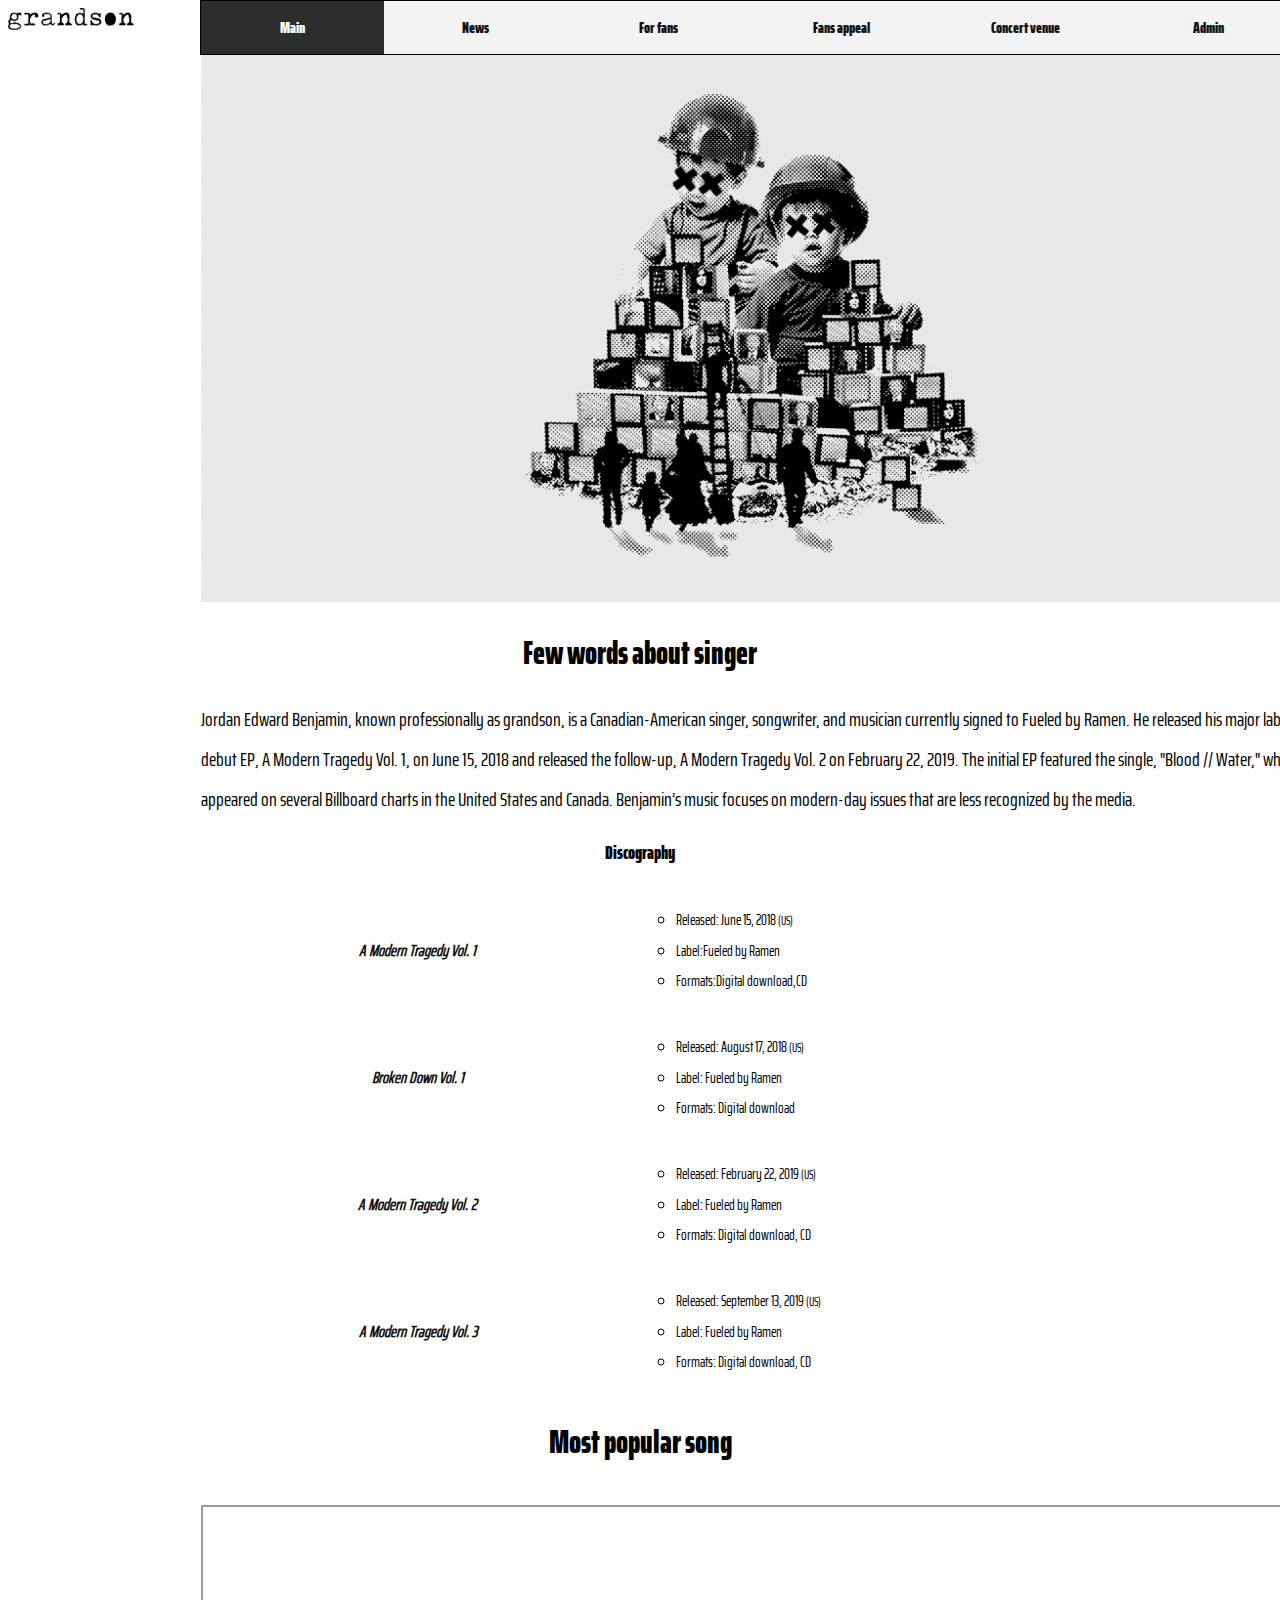
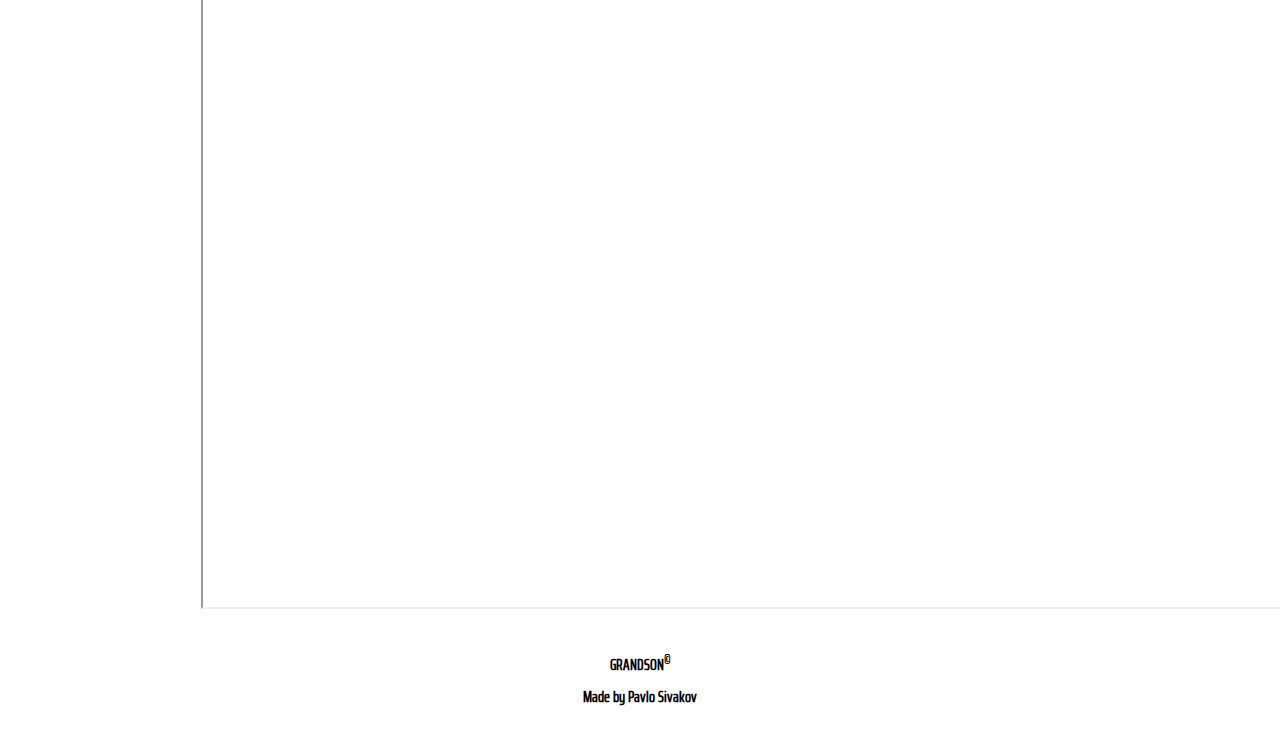
<file: index.html>
<!DOCTYPE html>
<html lang="en">
<head>
    <meta charset="UTF-8">
    <meta name="viewport" content="width=device-width, initial-scale=1.0">
    <link rel="stylesheet" href="main.css">
    <title>Document</title>
</head>
<body>
    <header>
        <nav>
            <span>
            <img src="sources/logo2_2x.png" width="10%" height="10%"  alt="Grandson Logo">  
            </span> 
            <ul class = "menu">
                <li><a class="active" href="index.html">Main</a></li>
                <li><a href="news.html">News</a></li>
                <li><a href="">For fans</a>
                    <ul class = "dropdown" class="centered">
                        <li><a href="" class="centeredLink">Fan club</a></li>
                        <li><a href="" class="centeredLink">Tour schedule</a></li>
                        <li><a href="" class="centeredLink">Lyrics</a></li>
                    </ul>
                </li>
                <li><a href="">Fans appeal</a></li>
                <li><a href="">Concert venue</a></li>
                <li><a href="">Admin</a></li>
            </ul>                            
        </nav>
        <div>
        <img src="sources/bigimg.jpg" class = "centered" alt="Grandson Img">   
        </div> 
    </header>
    <main>
        <h1>Few words about singer</h1> 
        <div>
            <p class = "centered regular">
            Jordan Edward Benjamin, known professionally as grandson, is a Canadian-American singer, songwriter, 
            and musician currently signed to Fueled by Ramen. He released his major label debut EP, A Modern Tragedy Vol. 
            1, on June 15, 2018 and released the follow-up, A Modern Tragedy Vol. 2 on February 22, 2019. The initial EP 
            featured the single, "Blood // Water," which appeared on several Billboard charts in the United States and Canada. 
            Benjamin’s music focuses on modern-day issues that are less recognized by the media.
            </p>
            <h3>Discography</h3>
            <table  id = "discography" class = "centered">
                <tbody>
                    <tr>
                        <th>
                            <i><a href="">A Modern Tragedy Vol. 1</a></i>
                        </th>
                        <td>
                            <ul>
                                <li>
                                    Released: June 15, 2018 <small>(US)</small>
                                </li>
                                <li>
                                    Label:Fueled by Ramen
                                </li>
                                <li>
                                    Formats:Digital download,CD
                                </li>
                            </ul>
                        </td>
                    </tr>
                    <tr>
                        <th><i><a href="" >Broken Down Vol. 1</a></i>
                        </th>
                        <td>
                        <ul><li>Released: August 17, 2018 <small>(US)</small></li>
                        <li>Label: Fueled by Ramen</li>
                        <li>Formats: Digital download</li></ul>
                        </td>
                    </tr>
                    <tr>
                        <th><i><a href="">A Modern Tragedy Vol. 2</a></i>
                        </th>
                        <td>
                        <ul><li>Released: February 22, 2019 <small>(US)</small></li>
                        <li>Label: Fueled by Ramen</li>
                        <li>Formats: Digital download, CD</li></ul>
                        </td>
                    </tr>
                    <tr>
                        <th><i><a href="">A Modern Tragedy Vol. 3</a></i>
                        </th>
                        <td>
                        <ul><li>Released: September 13, 2019 <small>(US)</small></li>
                        <li>Label: Fueled by Ramen</li>
                        <li>Formats: Digital download, CD</li></ul>
                        </td>
                    </tr>
                </tbody>
            </table>
        </div>
        <h1>Most popular song</h1>
        <iframe  class = "centered"  height="700" src="https://www.youtube.com/embed/OILZDURlP7o">
        </iframe>  
    </main>
    <footer>
    <p><b>GRANDSON<sup>&#169</sup></b><br><b>Made by Pavlo Sivakov</b></br></p>

    </footer>
</body>
</html>
</file>
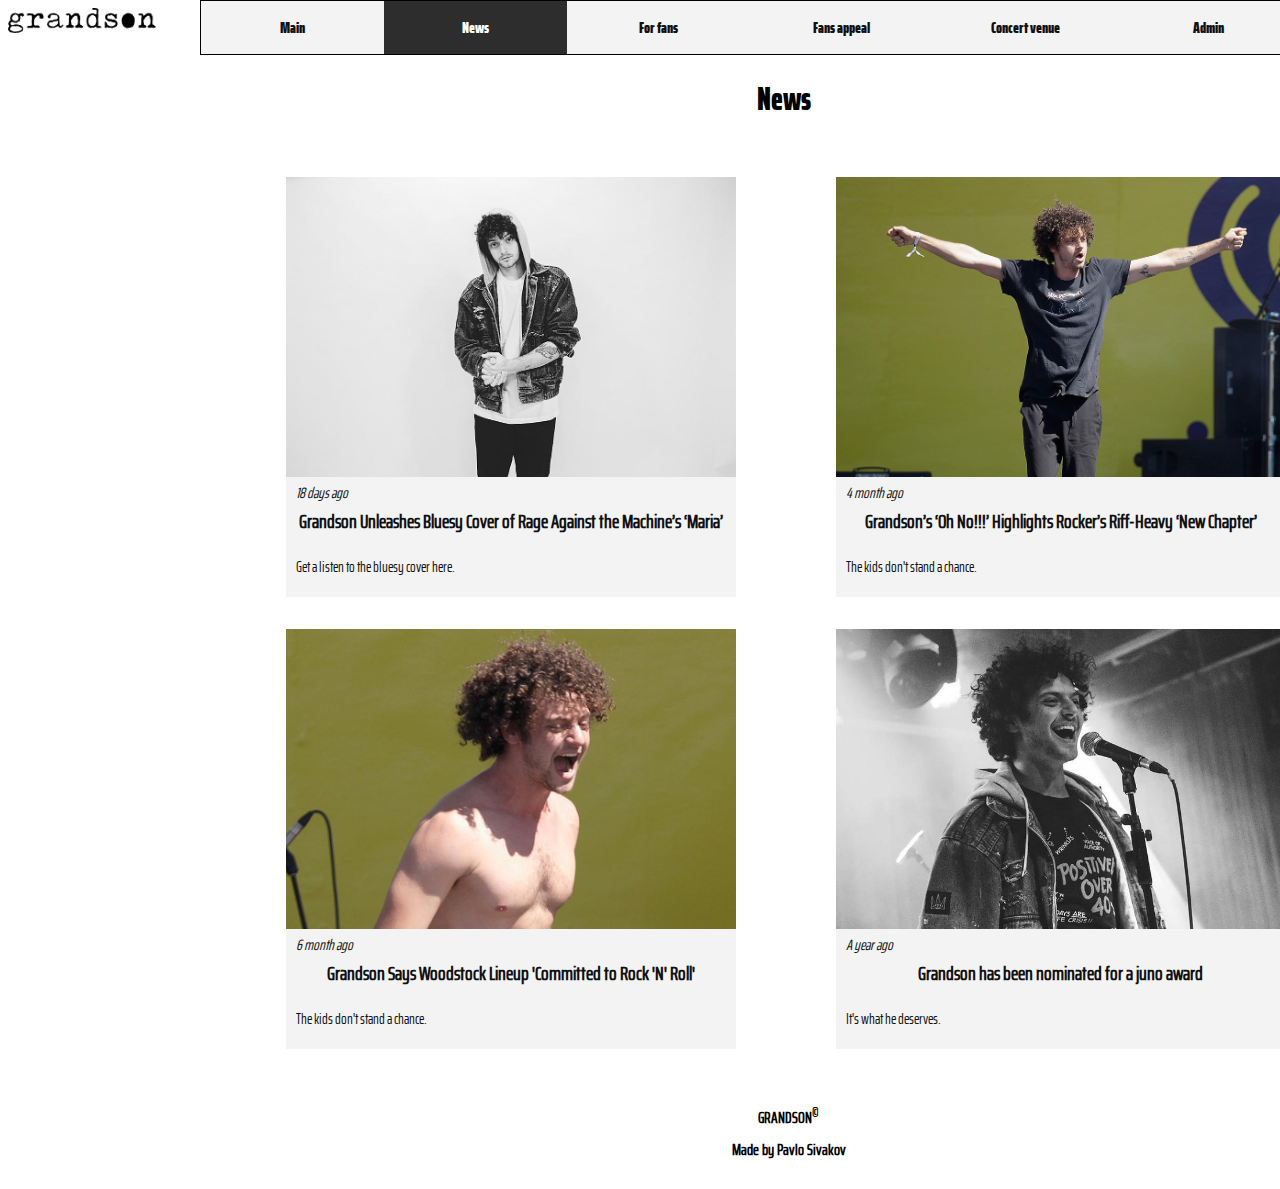
<file: news.html>
<!DOCTYPE html>
<html lang="en">
<head>
    <meta charset="UTF-8">
    <meta name="viewport" content="width=device-width, initial-scale=1.0">
    <link rel="stylesheet" href="news_style.css">
    <title>News</title>
</head>
<body>
    <header>
        <nav>
            <span>
            <img src="sources/logo2_2x.png" width="10%" height="10%"  alt="Grandson Logo" class = "logo">  
            </span> 
            <ul class = "menu">
                <li><a href="index.html">Main</a></li>
                <li><a class = "active" href="news.html">News</a></li>
                <li><a href="">For fans</a>
                    <ul class = "dropdown" class="centered">
                        <li><a href="" class="centeredLink">Fan club</a></li>
                        <li><a href="" class="centeredLink">Tour schedule</a></li>
                        <li><a href="" class="centeredLink">Lyrics</a></li>
                    </ul>
                </li>
                <li><a href="">Fans appeal</a></li>
                <li><a href="">Concert venue</a></li>
                <li><a href="">Admin</a></li>
            </ul>                            
        </nav> 
    </header>
    <main>
        <h1 class = "centered">News</h1>
        <article class = "container centered">
            <figure class = "item">
                <div class = "content">
                    <img src = "sources/news2.jpg" width="450px" height="300px" alt ="">
                    <time class = "date regular"><i>18 days ago</i><br></time>
                    <a href = "" title = "Grandson Unleashes Bluesy Cover of Rage Against
                    the Machine’s ‘Maria’ Read More: Grandson Unleashes Cover of Rage Against the Machine's 'Maria'"
                    class = "artHeader">
                        Grandson Unleashes Bluesy Cover of Rage Against the Machine’s ‘Maria’
                    </a>
                    <p class = "regular">Get a listen to the bluesy cover here.</p>
                </div>
            </figure>
            <figure class = "item">
                <div class = "content">
                    <img src = "sources/news1.jpg" width="450px" height="300px" alt ="">
                    <time class = "date regular"><i>4 month ago</i><br></time>
                    <a href = "" title = "Grandson’s ‘Oh No!!!’ Highlights Rocker’s Riff-Heavy ‘New Chapter’"
                    class = "artHeader">
                        Grandson’s ‘Oh No!!!’ Highlights Rocker’s Riff-Heavy ‘New Chapter’
                    </a>
                    <p class = "regular">The kids don't stand a chance.</p>
                </div>
            </figure>
            <figure class = "item">
                <div class = "content">
                    <img src = "sources/news4.jpg" width="450px" height="300px" alt ="">
                    <time class = "date regular"><i>6 month ago</i><br></time>
                    <a href = "" title = "Grandson Says Woodstock Lineup 'Committed to Rock 'N' Roll'"
                    class = "artHeader">
                        Grandson Says Woodstock Lineup 'Committed to Rock 'N' Roll'
                    </a>
                    <p class = "regular">The kids don't stand a chance.</p>
                    </div>
            </figure>
            <figure class = "item">
                    <div class = "content">
                        <img src = "sources/news3.jpg" width="450px" height="300px" alt ="">
                        <time class = "date regular"><i>A year ago</i><br></time>
                        <a href = "" title = "Grandson’s ‘Oh No!!!’ Highlights Rocker’s Riff-Heavy ‘New Chapter’"
                        class = "artHeader">
                            Grandson has been nominated for a juno award
                        </a>
                        <p class = "regular">It's what he deserves.</p>
                    </div>
            </figure>
        </article>
    </main>
    <footer>
    <p><b>GRANDSON<sup>&#169</sup></b><br><b>Made by Pavlo Sivakov</b></br></p>
    </footer>    
</body>
</html>
</file>
<file: main.css>
body {
    max-width: 100%; 
}

.menu {
  position: fixed;
  padding: 0;
  margin: 0% 15%;
  top: 0;
  z-index: 2;
  width: 1100px;
  list-style-type: none;
  border: 1.5px solid #000000;
  background-color: #f3f3f3;    
}

.centered {
  position: relative;
  padding: 0;
  margin: 1.29% 11.3% 0% 15.25%;
  width: 1100px;
}

h1, h2, h3, h4, a {
  font-family: "navbar";
  text-align: center;
}
  
.menu li {
  float: left; /*Выравнивает по левому краю, а остальные элементы обтекают его справа*/
  width: 16.65%;
  }
  
.menu li a {
  display: block;
  color: #111;
  padding: 14px 16px;
  text-decoration: none;
  font-weight:bold;
}
  
.menu li a:hover {
  background-color: #000000;
  color: white;
}

.menu .active {
  background-color: #2D2D2D;
  color: white;
}

.centered.regular, 
#discography li, p {
  font-size: 20px;
  line-height: 200%;
  font-family: "regular";
}

#discography li {
  border: 1;
  font-size: 15px;
  list-style-type: circle;
}

#discography a {
  text-align: center;
  text-decoration: none;
  font-family: "regular";
  color: #111;
}

ul li ul.dropdown {
  position: fixed;
  display: none;
  z-index: 2; 
  max-width: 9.27%;
  list-style-type: none;
}

ul li:hover ul.dropdown {
  height: 22.32%;
  background: #f3f3f3; 
  display: inline-block;
  border: 1.5px solid #000000;
}

ul li ul.dropdown li {
  display: inline-block;
  min-width: 100%;
  text-align: center;
}

.centeredLink {
  margin: 0px 41px 0px 0px;  
}

footer {
  height: 100px;
}

footer p {
  padding : 15px 0 0 0;
  text-align: center;
  font-size: 16px;
}

@font-face {
    font-family: navbar;
    src: url(sources/nav-bar-font-black.ttf);
   }

@font-face {
    font-family: regular;
    src: url(sources/SairaExtraCondensed-Regular.ttf);
   }
</file>
<file: news_style.css>
body {
  width: 1479px;
}

.menu {
  position: fixed;
  padding: 0;
  margin: 0% 15%;
  top: 0;
  z-index: 2;
  width: 1100px;
  list-style-type: none;
  border: 1.5px solid #000000;
  background-color: #f3f3f3; 
}

.centered {
  position: relative;
  padding: 0;
  margin: 0% 15.5%;
  width: 1100px;
}

h1, h2, h3, h4, a {
  font-family: "navbar";
  text-align: center;
}
  
.menu li {
  float: left; /*Выравнивает по левому краю, а остальные элементы обтекают его справа*/
  width: 16.65%;
  }
  
.menu li a {
  display: block;
  color: #111;
  padding: 14px 16px;
  text-decoration: none;
  font-weight:bold;
}
  
.menu li a:hover {
  background-color: #000000;
  color: white;
  -webkit-transform: rotateZ(10deg);
  -ms-transform: rotateZ(10deg);
  transform: rotateZ(10deg);
}

.menu .active {
  background-color: #2D2D2D;
  color: white;
}

.centered.regular, p {
  font-size: 20px;
  line-height: 200%;
  font-family: "regular";
}

ul li ul.dropdown {
  position: fixed;
  display: none;
  z-index: 2; 
  max-width: 9.27%;
  list-style-type: none;
}

ul li:hover ul.dropdown {
  height: 23.95%;
  background: #f3f3f3; 
  display: inline-block;
  border: 1.5px solid #000000;
}

ul li ul.dropdown li {
  display: inline-block;
  min-width: 100%;
  text-align: center;
}

.centered {
  position: relative;
  padding: 0;
  margin: 2.5% 11.3% 0% 15.25%;
  width: 1100px;
}

.centeredLink {
  margin: 0px 41px 0px 0px;  
}

footer {
  height: 100px;
}

footer p {
  padding : 15px 0 0 82px;
  text-align: center;
  font-size: 16px; 
}

.container {
    display: flex;
    align-items: center;  
    flex-flow: row wrap;
    align-content: space-between;
    justify-content: space-between;
    animation: container 1.5s 1 ease-in;
}

.item {
  align-items: center;  
  flex-grow: 1;
}

.container::before, .container::after {
  content: '';
  width: 100%;
  order: 1;
}

.item:nth-child(n + 3) {
  order: 2;
}

.content {
  width: 450px;
  background-color: #f3f3f3;
  margin-left: 12px;
  flex-flow: row wrap;
  align-content: space-between;
  justify-content: space-between;
}

.regular,
.artHeader {
  font-family: "regular";
  color: #111;
  text-decoration: none;
  display: block;
  text-align: center;
}

p.regular, time.regular {
  font-size: 15px;
  text-align: left;
  padding-left: 10px;
}

.artHeader {
  font-weight: bold;
  font-size: 20px;
}

.logo {
  animation: logo 2.5s 1 ease-in-out;
}
  
.logo:hover {
  -webkit-transform: rotateZ(10deg);
  -ms-transform: rotateZ(10deg);
  transform: rotateZ(10deg);
}

@font-face {
    font-family: navbar;
    src: url(sources/nav-bar-font-black.ttf);
   }

@font-face {
    font-family: regular;
    src: url(sources/SairaExtraCondensed-Regular.ttf);
   }

@keyframes logo {
  0% {transform:translateY(-40px)}
  50%{transform:translateY(25px)}
  100%{transform:translateY(0px)}
}

 @keyframes container {
  0% {transform:translateY(-125px)}
  100%{transform:translateY(0px)}
}
</file>
